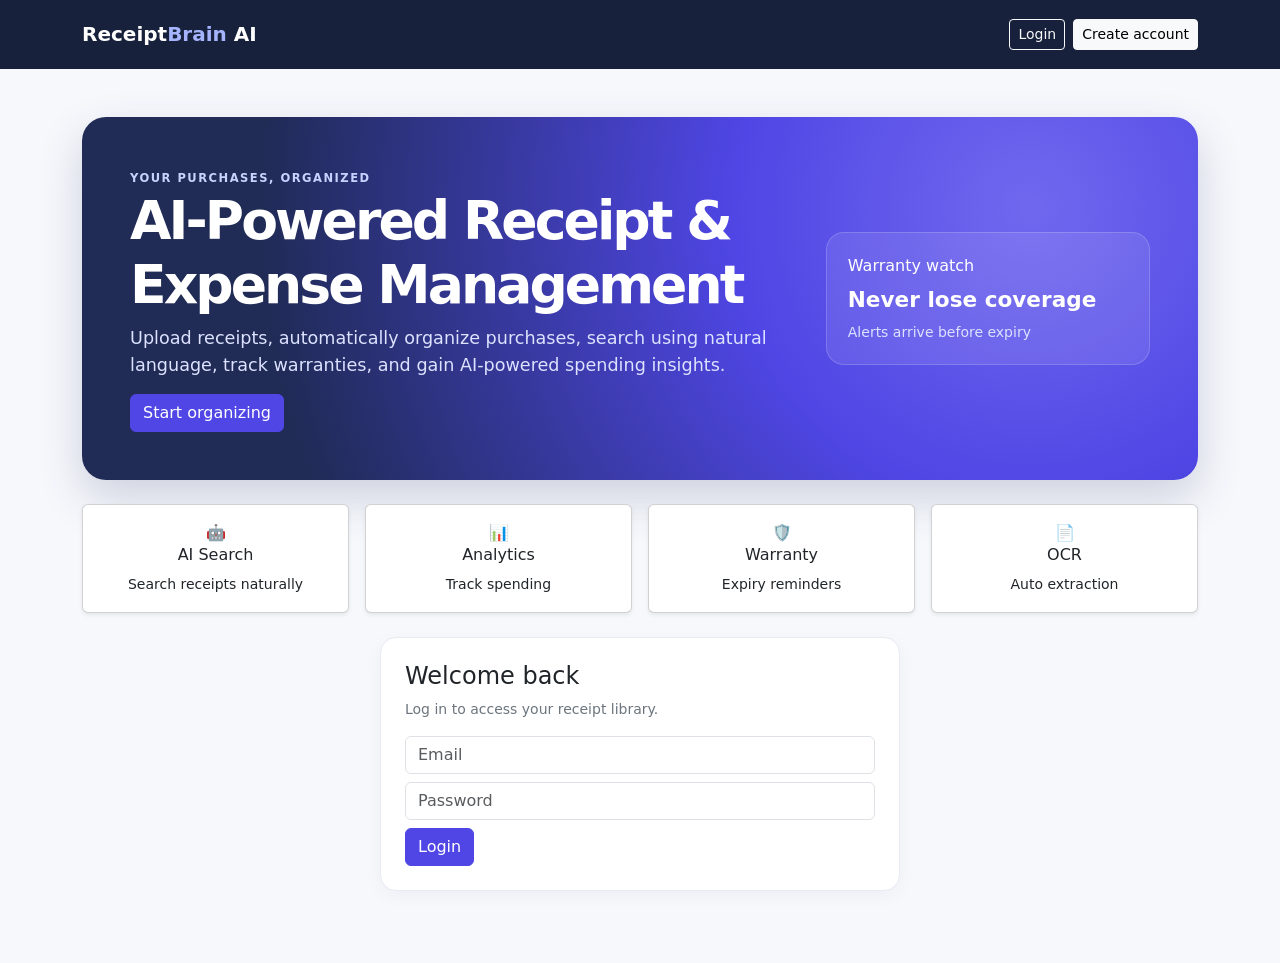
<file: target/classes/static/index.html>
<!DOCTYPE html>
<html lang="en">

<head>
    <meta charset="UTF-8">
    <meta name="viewport" content="width=device-width, initial-scale=1.0">
    <title>ReceiptBrain AI</title>
    <link href="https://cdn.jsdelivr.net/npm/bootstrap@5.3.3/dist/css/bootstrap.min.css" rel="stylesheet">
    <link rel="stylesheet" href="styles.css">
</head>

<body>
    <nav class="navbar navbar-expand-lg navbar-dark app-nav">
        <div class="container"><a class="navbar-brand fw-bold" href="#">Receipt<span>Brain</span> AI</a>
            <div class="d-flex gap-2"><button id="loginButton" class="btn btn-outline-light btn-sm"
                    onclick="showLogin()">Login</button><button id="registerButton" class="btn btn-light btn-sm"
                    onclick="showRegister()">Create account</button><button id="logoutButton"
                    class="btn btn-outline-light btn-sm d-none" onclick="logout()">Logout</button></div>
        </div>
    </nav>
    <main class="container py-4 py-md-5">
        <section class="hero p-4 p-md-5 mb-4">
            <div class="row align-items-center">
                <div class="col-lg-8"><span class="eyebrow">YOUR PURCHASES, ORGANIZED</span>
                    <h1>AI-Powered Receipt & Expense Management</h1>

                    <p>Upload receipts, automatically organize purchases, search using natural language, track
                        warranties, and gain AI-powered spending insights.
                    </p><button class="btn btn-primary" onclick="showRegister()">Start organizing</button>
                </div>
                <div class="col-lg-4">
                    <div class="hero-stat"><span>Warranty watch</span><strong>Never lose coverage</strong><small>Alerts
                            arrive before expiry</small></div>
                </div>
            </div>
        </section>
        <section class="row g-3 mb-4">

            <div class="col-md-3">

                <div class="card shadow-sm">

                    <div class="card-body text-center">

                        🤖

                        <h6>AI Search</h6>

                        <small>Search receipts naturally</small>

                    </div>

                </div>

            </div>

            <div class="col-md-3">

                <div class="card shadow-sm">

                    <div class="card-body text-center">

                        📊

                        <h6>Analytics</h6>

                        <small>Track spending</small>

                    </div>

                </div>

            </div>

            <div class="col-md-3">

                <div class="card shadow-sm">

                    <div class="card-body text-center">

                        🛡️

                        <h6>Warranty</h6>

                        <small>Expiry reminders</small>

                    </div>

                </div>

            </div>

            <div class="col-md-3">

                <div class="card shadow-sm">

                    <div class="card-body text-center">

                        📄

                        <h6>OCR</h6>

                        <small>Auto extraction</small>

                    </div>

                </div>

            </div>

        </section>
        <section id="authSection" class="card app-card auth-card mb-4">
            <div class="card-body p-4">
                <div id="authBox"></div>
            </div>
        </section>
        <section id="workspace" class="d-none">
            <div class="row g-4 mb-4">
                <div class="col-lg-7">
                    <div class="card app-card h-100">
                        <div class="card-body p-4">
                            <h2 class="h5">Add a receipt</h2>
                            <p class="text-secondary small">We save the original file and make the details editable for
                                accurate tracking.</p>
                            <div class="input-group"><input id="receiptFile" class="form-control" type="file"
                                    accept="image/*,.pdf,.svg"><button class="btn btn-primary"
                                    onclick="uploadReceipt()">Upload</button></div>
                            <div id="uploadStatus" class="small mt-2"></div>
                        </div>
                    </div>
                </div>
                <div class="col-lg-5">
                    <div class="card app-card h-100">
                        <div class="card-body p-4">
                            <div class="d-flex justify-content-between align-items-center">
                                <h2 class="h5 mb-0">Warranty alerts</h2><span id="alertCount"
                                    class="badge text-bg-warning">0</span>
                            </div>
                            <div id="warrantyAlerts" class="mt-3 small text-secondary">No upcoming warranty deadlines.
                            </div>
                        </div>
                    </div>
                </div>
            </div>
            <section id="summaryCards" class="row g-3 mb-4"></section>
            <section class="card app-card mb-4">
                <div class="card-body p-4">
                    <div class="d-flex flex-wrap justify-content-between gap-2 align-items-center mb-3">
                        <div>
                            <h2 class="h5 mb-1">Receipt Library</h2>

                            <p class="small text-secondary mb-1">
                                Search, review and manage your receipts.
                            </p>

                          
                        </div><button class="btn btn-sm btn-outline-secondary" onclick="clearSearch()">Clear
                            filters</button>
                    </div>
                    <div class="row g-3">

                        <div class="col-md-3">
                            <input id="searchMerchant" class="form-control" placeholder="Merchant">
                        </div>

                        <div class="col-md-3">
                            <input id="searchCategory" class="form-control" placeholder="Category">
                        </div>

                        <div class="col-md-6">

                            <label class="form-label fw-semibold">

                                🔍 AI Natural Language Search

                            </label>

                            <div class="input-group">

                                <input id="searchQuery" class="form-control"
                                    placeholder="Example: Amazon receipts above 5000">

                                <button class="btn btn-primary" onclick="loadDashboard()">

                                    Search

                                </button>

                            </div>

                        </div>

                    </div>
                    <div class="mt-3">

                        <small class="text-muted">

                            Example Searches

                        </small>

                        <div class="mt-2">

                            <span class="badge bg-primary me-2 mb-2">
                                Amazon receipts
                            </span>

                            <span class="badge bg-success me-2 mb-2">
                                Food
                            </span>

                            <span class="badge bg-warning text-dark me-2 mb-2">
                                Above ₹5000
                            </span>

                            <span class="badge bg-info text-dark me-2 mb-2">
                                Shopping
                            </span>

                            <span class="badge bg-danger me-2 mb-2">
                                Medical
                            </span>

                            <span class="badge bg-secondary me-2 mb-2">
                                Below ₹1000
                            </span>

                        </div>

                    </div>
                    <div id="receiptList" class="receipt-list mt-4"></div>
                </div>
            </section>
        </section>
    </main>

    <div class="modal fade" id="receiptModal" tabindex="-1">
        <div class="modal-dialog">
            <div class="modal-content">
                <form onsubmit="event.preventDefault(); saveReceipt();">
                    <div class="modal-header">
                        <h2 class="modal-title fs-5">Verify receipt details</h2><button type="button" class="btn-close"
                            data-bs-dismiss="modal"></button>
                    </div>
                    <div class="modal-body"><input id="editId" type="hidden">
                        <div class="mb-2"><label class="form-label">Merchant</label><input id="editMerchant"
                                class="form-control" required></div>
                        <div class="row g-2">
                            <div class="col"><label class="form-label">Purchase date</label><input id="editDate"
                                    class="form-control" type="date" required></div>
                            <div class="col"><label class="form-label">Amount (INR)</label><input id="editAmount"
                                    class="form-control" type="number" min="0" step="0.01" required></div>
                        </div>
                        <div class="row g-2 mt-1">
                            <div class="col"><label class="form-label">Category</label><input id="editCategory"
                                    class="form-control"></div>
                            <div class="col"><label class="form-label">Warranty months</label><input id="editWarranty"
                                    class="form-control" type="number" min="0" value="0"></div>
                        </div>
                        <div class="mt-2"><label class="form-label">Payment method</label><input id="editPayment"
                                class="form-control"></div>
                    </div>
                    <div class="modal-footer"><button class="btn btn-primary">Save receipt</button></div>
                </form>
            </div>
        </div>
    </div>
    <script src="https://cdn.jsdelivr.net/npm/bootstrap@5.3.3/dist/js/bootstrap.bundle.min.js"></script>
    <script src="app.js"></script>
</body>

</html>
</file>
<file: target/classes/static/styles.css>
:root { --ink:#172033; --muted:#667085; --brand:#4f46e5; --soft:#f5f7ff; }
body { background:#f7f8fc; color:var(--ink); min-height:100vh; }
.app-nav { background:#18213c; padding:.9rem 0; }.navbar-brand span { color:#a5b4fc; }
.hero { color:white; border-radius:24px; background:radial-gradient(circle at 85% 25%,#7168ef 0,#4f46e5 30%,#202b56 78%); box-shadow:0 18px 45px #29356733; }.hero h1 { font-size:clamp(2rem,5vw,3.35rem); max-width:690px; font-weight:750; letter-spacing:-.055em; }.hero p { color:#dce2ff; max-width:650px; font-size:1.1rem; }.eyebrow { font-size:.72rem; font-weight:bold; letter-spacing:.13em; color:#c7d2fe; }.hero-stat { background:#ffffff18; border:1px solid #ffffff2b; border-radius:18px; padding:1.3rem; display:flex; flex-direction:column; gap:.35rem; }.hero-stat strong { font-size:1.35rem; }.hero-stat small { color:#dce2ff; }
.app-card,.metric-card { border:1px solid #e8eaf2; box-shadow:0 5px 18px #18213c0a; border-radius:16px; background:white; }.metric-card { height:100%; padding:1.2rem; }.metric-card span { display:block; color:var(--muted); font-size:.82rem; }.metric-card strong { font-size:1.35rem; display:block; margin-top:.25rem; }.auth-card { max-width:520px; margin:auto; }.btn-primary { background:var(--brand); border-color:var(--brand); }.btn-primary:hover { background:#4338ca; border-color:#4338ca; }
.receipt-list { border-top:1px solid #eef0f5; }.receipt-row { border:0; border-bottom:1px solid #eef0f5; background:white; width:100%; padding:1rem .3rem; display:flex; align-items:center; gap:.8rem; color:var(--ink); }.receipt-row:hover { background:var(--soft); }.receipt-row small { display:block; color:var(--muted); margin-top:.18rem; }.receipt-icon { width:34px; height:34px; display:grid; place-items:center; border-radius:9px; color:var(--brand); background:#eef2ff; font-size:1.4rem; }.empty-state { text-align:center; color:var(--muted); padding:2rem; }.alert-row { display:flex; gap:.6rem; padding:.55rem 0; border-bottom:1px solid #f0f1f5; }.status-dot { margin-top:.33rem; width:9px; height:9px; border-radius:50%; background:#f59e0b; flex:0 0 auto; }.status-dot.expired { background:#ef4444; }
</file>
